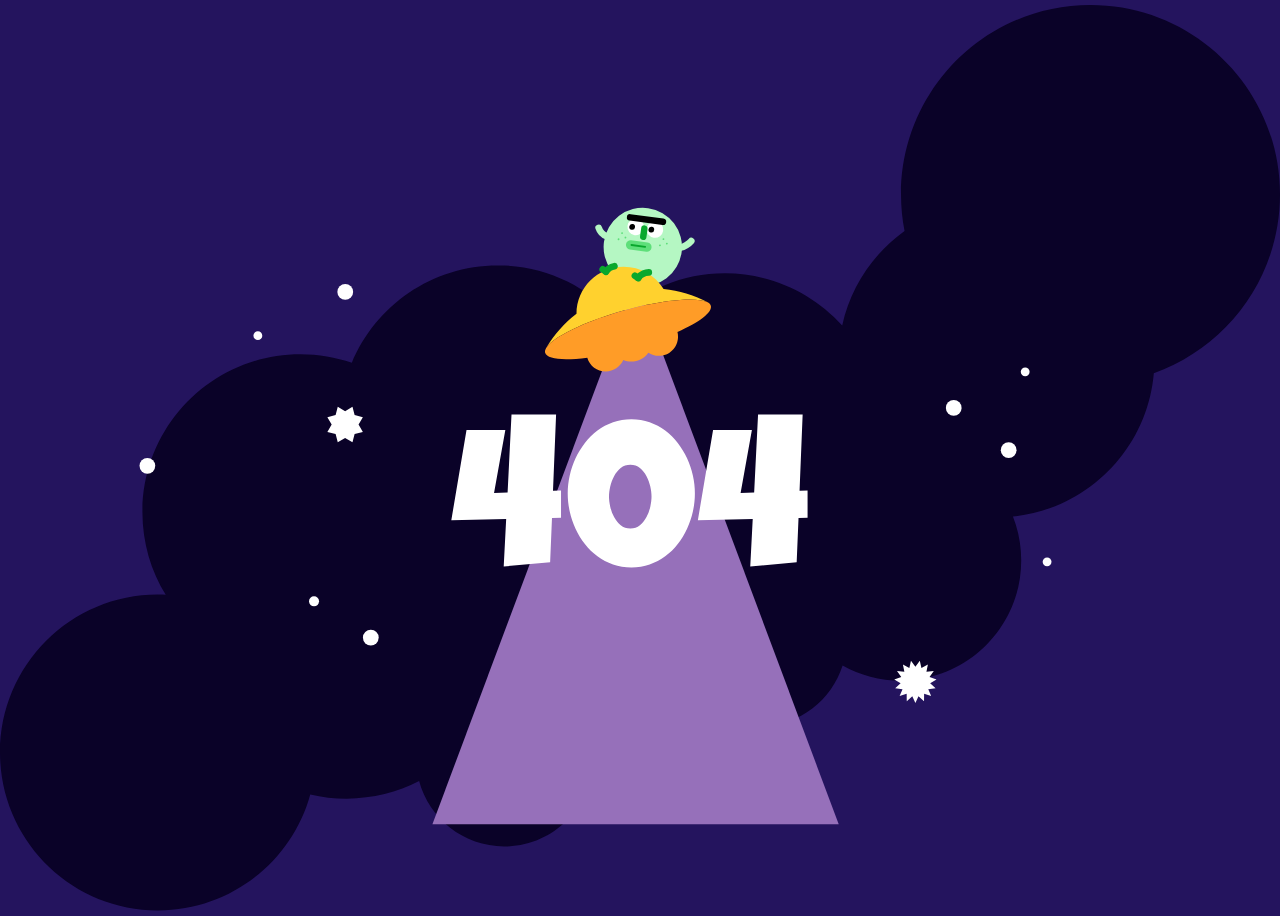
<file: Part 1/Chapter2/index.html>
<!DOCTYPE html>
<html lang="ko">
<head>
    <link rel="stylesheet" href="./index.css">
    <meta charset="UTF-8">
    <meta http-equiv="X-UA-Compatible" content="IE=edge">
    <meta name="viewport" content="width=device-width, initial-scale=1.0">
    <title>404 Page</title>
</head>
<body>
    <svg id="ufo-image" viewBox="0 0 2303 1630" fill="none" xmlns="http://www.w3.org/2000/svg">
        <g id="gogo_UFO">
          <path id="cloud"
            d="M2303 340.921C2303 152.636 2150.37 0 1962.08 0C1773.79 0 1621.16 152.636 1621.16 340.921C1621.16 363.397 1623.34 385.368 1627.49 406.63C1571.43 446.827 1530.6 506.913 1515.32 576.574C1463.32 518.973 1388.06 482.771 1304.35 482.771C1227.61 482.771 1157.98 513.196 1106.85 562.635C1054.84 504.838 979.449 468.49 895.57 468.49C777.197 468.49 675.737 540.875 633.019 643.791C603.989 633.786 572.833 628.351 540.406 628.351C383.474 628.351 256.254 755.571 256.254 912.503C256.254 966.988 271.595 1017.89 298.182 1061.13C293.531 1060.9 288.854 1060.79 284.146 1060.79C127.22 1060.79 0 1188.01 0 1344.94C0 1501.87 127.22 1629.09 284.152 1629.09C414.988 1629.09 525.168 1540.66 558.195 1420.31C579.267 1425.3 601.246 1427.94 623.845 1427.94C670.796 1427.94 715.087 1416.55 754.109 1396.38C772.205 1464.1 833.98 1513.98 907.405 1513.98C995.034 1513.98 1066.07 1442.95 1066.07 1355.32C1066.07 1320.94 1055.13 1289.11 1036.54 1263.12C1106.05 1248.42 1166.19 1208.31 1206.77 1152.97C1213.41 1234.49 1281.67 1298.58 1364.9 1298.58C1435.64 1298.58 1495.56 1252.29 1516.03 1188.35C1547.15 1205.7 1583 1215.59 1621.16 1215.59C1740.57 1215.59 1837.38 1118.78 1837.38 999.367C1837.38 971.475 1832.09 944.819 1822.48 920.338C1957.42 906.371 2064.32 797.971 2075.97 662.353C2208.25 615.481 2303 489.267 2303 340.921Z"
            fill="#0A0228" />
          <path id="UFO-beam" d="M1143.5 497L1509 1474H1143.5H778L1143.5 497Z" fill="#9670BA" />
          <path id="4-L"
            d="M1009.41 922.58L993.14 922.958L989.815 1002.82L906.273 1010.2L910.713 924.809L812 927.02L839.356 764.734H909.22L888.892 877.862L913.282 877.125L920.31 737H1000.53L994.973 874.14L1009.39 873.403V922.561L1009.41 922.58Z"
            fill="white" />
          <path id="number-0"
            d="M1250.25 878.957C1250.25 889.801 1249.04 900.589 1246.64 911.301C1244.24 922.013 1240.74 932.309 1236.19 942.171C1231.64 952.033 1226.05 961.215 1219.47 969.716C1212.88 978.218 1205.34 985.605 1196.84 991.896C1188.34 998.187 1179 1003.12 1168.84 1006.69C1158.68 1010.26 1147.74 1012.05 1136.02 1012.05C1124.31 1012.05 1113.16 1010.26 1102.94 1006.69C1092.72 1003.12 1083.37 998.187 1074.94 991.896C1066.5 985.605 1058.96 978.218 1052.31 969.716C1045.66 961.215 1040.05 952.033 1035.5 942.171C1030.94 932.309 1027.45 921.994 1025.05 911.206C1022.65 900.419 1021.44 889.669 1021.44 878.957C1021.44 868.245 1022.65 857.458 1025.05 846.613C1027.45 835.769 1030.93 825.416 1035.5 815.554C1040.05 805.692 1045.66 796.492 1052.31 787.915C1058.96 779.356 1066.52 771.932 1074.94 765.641C1083.39 759.349 1092.74 754.437 1103.04 750.848C1113.33 747.277 1124.33 745.482 1136.02 745.482C1147.72 745.482 1158.66 747.277 1168.84 750.848C1179 754.419 1188.34 759.349 1196.84 765.641C1205.34 771.932 1212.9 779.356 1219.47 787.915C1226.06 796.473 1231.64 805.692 1236.19 815.554C1240.74 825.416 1244.24 835.769 1246.64 846.613C1249.04 857.458 1250.25 868.245 1250.25 878.957V878.957ZM1172.24 884.512C1172.24 879.089 1171.5 873.044 1170.03 866.394C1168.56 859.744 1166.27 853.528 1163.19 847.728C1160.11 841.947 1156.16 837.073 1151.36 833.124C1146.57 829.176 1140.82 827.211 1134.17 827.211C1127.52 827.211 1121.61 829.176 1116.79 833.124C1111.99 837.073 1108.01 841.928 1104.87 847.728C1101.73 853.528 1099.41 859.744 1097.94 866.394C1096.46 873.044 1095.73 879.089 1095.73 884.512C1095.73 889.934 1096.46 895.979 1097.94 902.629C1099.41 909.279 1101.73 915.514 1104.87 921.295C1108.01 927.095 1111.99 931.95 1116.79 935.899C1121.59 939.847 1127.39 941.812 1134.17 941.812C1140.95 941.812 1146.55 939.847 1151.36 935.899C1156.16 931.95 1160.11 927.095 1163.19 921.295C1166.27 915.495 1168.56 909.279 1170.03 902.629C1171.5 895.979 1172.24 889.934 1172.24 884.512Z"
            fill="white" />
          <path id="4-R"
            d="M1453 922.58L1436.73 922.958L1433.41 1002.82L1349.87 1010.2L1354.31 924.809L1255.61 927.02L1282.97 764.734H1352.83L1332.5 877.862L1356.89 877.125L1363.92 737H1444.14L1438.59 874.14L1453 873.403V922.561V922.58Z"
            fill="white" />
          <circle id="star_9" cx="1715.97" cy="724.932" r="14.1716" fill="white" />
          <circle id="star_8" cx="621.172" cy="516.172" r="14.1716" fill="white" />
          <circle id="star_7" cx="667.172" cy="1138.17" r="14.1716" fill="white" />
          <circle id="star_6" cx="1814.82" cy="800.974" r="14.1716" fill="white" />
          <circle id="star_5" cx="265.172" cy="829.172" r="14.1716" fill="white" />
          <circle id="star_4" cx="565" cy="1073" r="9" fill="white" />
          <circle id="star_3" cx="1844.55" cy="659.95" r="7.94992" fill="white" />
          <circle id="star_2" cx="1883.95" cy="1001.95" r="7.94992" fill="white" />
          <circle id="star_1" cx="463.95" cy="594.95" r="7.94992" fill="white" />
          <path id="planet_2"
            d="M1647 1190.69L1654.94 1180L1657.88 1193.01L1669.46 1186.5L1666.88 1199.59L1680.09 1198.37L1672.44 1209.27L1685 1213.56L1673.6 1220.39L1683.34 1229.45L1670.17 1231.03L1675.39 1243.28L1662.72 1239.33L1662.54 1252.67L1652.56 1243.88L1647 1256L1641.44 1243.88L1631.46 1252.67L1631.28 1239.33L1618.61 1243.28L1623.84 1231.03L1610.66 1229.45L1620.4 1220.39L1609 1213.56L1621.56 1209.27L1613.91 1198.37L1627.13 1199.59L1624.54 1186.5L1636.12 1193.01L1639.06 1180L1647 1190.69Z"
            fill="white" />
          <path id="planet_1"
            d="M620.931 730.736L634.162 723L638.041 737.828L652.869 741.707L645.126 754.931L652.869 768.162L638.041 772.041L634.162 786.869L620.931 779.126L607.707 786.869L603.828 772.041L589 768.162L596.736 754.931L589 741.707L603.828 737.828L607.707 723L620.931 730.736Z"
            fill="white" />
          <g id="alien">
            <g id="alien-head">
              <circle id="Ellipse 24" cx="1156.53" cy="435.375" r="70.5" transform="rotate(7.76141 1156.53 435.375)"
                fill="#B5F7C3" />
              <circle id="Ellipse 25" cx="1143.86" cy="399.328" r="14.9294" transform="rotate(7.76141 1143.86 399.328)"
                fill="white" />
              <circle id="Ellipse 26" cx="1178.38" cy="404.033" r="14.9294" transform="rotate(7.76141 1178.38 404.033)"
                fill="white" />
              <line id="Line 5" x1="1133.66" y1="382.034" x2="1192.83" y2="390.099" stroke="black" stroke-width="11.6118"
                stroke-linecap="round" />
              <line id="Line 6" x1="1159.36" y1="402.278" x2="1157.35" y2="417.071" stroke="#09A82D" stroke-width="11.6118"
                stroke-linecap="round" />
              <line id="Line 7" x1="1134.45" y1="431.529" x2="1164.03" y2="435.561" stroke="#5EDF7A" stroke-width="16.5882"
                stroke-linecap="round" />
              <line id="Line 8" x1="1136.09" y1="431.753" x2="1160.75" y2="435.113" stroke="#09A82D" stroke-width="3.31765"
                stroke-linecap="round" />
              <circle id="left-eye" cx="1137.38" cy="399.282" r="5.18382" transform="rotate(7.76141 1137.38 399.282)"
                fill="black" />
              <circle id="right-eye" cx="1171.89" cy="403.987" r="5.18382" transform="rotate(7.76141 1171.89 403.987)"
                fill="black" />
              <circle id="Ellipse 30" cx="1193.69" cy="421.324" r="1.65417" transform="rotate(7.76141 1193.69 421.324)"
                fill="#5EDF7A" />
              <circle id="Ellipse 33" cx="1119.23" cy="410.376" r="1.65417" transform="rotate(7.76141 1119.23 410.376)"
                fill="#5EDF7A" />
              <circle id="Ellipse 31" cx="1187.37" cy="432.455" r="1.65417" transform="rotate(7.76141 1187.37 432.455)"
                fill="#5EDF7A" />
              <circle id="Ellipse 34" cx="1112.92" cy="421.507" r="1.65417" transform="rotate(7.76141 1112.92 421.507)"
                fill="#5EDF7A" />
              <circle id="Ellipse 32" cx="1199.79" cy="429.35" r="1.65417" transform="rotate(7.76141 1199.79 429.35)"
                fill="#5EDF7A" />
              <circle id="Ellipse 35" cx="1125.33" cy="418.403" r="1.65417" transform="rotate(7.76141 1125.33 418.403)"
                fill="#5EDF7A" />
            </g>
            <path id="alien_hand-R" d="M1077.07 400.9C1078.47 405.192 1082.03 412.875 1092.04 416.39" stroke="#B5F7C3"
              stroke-width="12" stroke-linecap="round" />
            <path id="alien_hand-L" d="M1225.41 436.218C1229.9 435.767 1240.03 429.375 1243.72 424.875" stroke="#B5F7C3"
              stroke-width="12" stroke-linecap="round" />
          </g>
          <g id="UFO">
            <path id="Vector"
              d="M1193.96 510.931C1178.99 486.957 1152.37 471 1122.01 471C1075.31 471 1037.41 508.775 1037.23 555.454C1015.66 572.125 997.298 592.712 983.194 616.171C990.272 605.374 1011.08 591.984 1040.4 578.82C1062.87 568.738 1090.33 558.788 1120.44 550.227C1150.55 541.68 1179.14 535.713 1203.56 532.498C1235.85 528.237 1260.83 528.767 1272.32 534.429C1248.44 521.992 1221.99 513.816 1193.96 510.918V510.931Z"
              fill="#FFD12E" />
            <path id="Vector_2"
              d="M1278.95 541.217C1278.25 538.743 1276.33 536.666 1273.38 534.998C1273.03 534.813 1272.68 534.628 1272.33 534.443C1260.85 528.767 1235.87 528.237 1203.57 532.511C1179.16 535.739 1150.57 541.693 1120.45 550.241C1090.34 558.788 1062.88 568.738 1040.42 578.833C1011.08 591.984 990.259 605.374 983.18 616.171C982.85 616.726 982.519 617.295 982.188 617.851C980.64 620.749 980.137 623.435 980.825 625.856C984.146 637.565 1014.11 640.172 1056.68 634.509C1060.87 648.865 1074.13 659.37 1089.85 659.37C1103.93 659.37 1116.03 650.942 1121.42 638.862C1125.8 640.635 1130.59 641.614 1135.61 641.614C1148.37 641.614 1159.63 635.316 1166.51 625.657C1171.93 629.19 1178.4 631.254 1185.36 631.254C1204.44 631.254 1219.92 615.787 1219.92 596.695C1219.92 593.85 1219.58 591.098 1218.93 588.452C1258.15 570.907 1282.29 552.926 1278.96 541.217H1278.95Z"
              fill="#FF9C27" />
          </g>
          <g id="alien_Leg-L">
            <path id="Vector 5" d="M1167.32 481.051C1162.81 481.266 1152.72 483.64 1148.44 491.418" stroke="#09A82D"
              stroke-width="12" stroke-linecap="round" />
            <path id="Vector 9" d="M1142.36 487.071L1147.87 490.931" stroke="#09A82D" stroke-width="12"
              stroke-linecap="round" />
          </g>
          <g id="alien_Leg-R">
            <path id="Vector 5_2" d="M1105.5 470C1100 471 1094 473.5 1090.43 479.918" stroke="#09A82D" stroke-width="12"
              stroke-linecap="round" />
            <path id="Vector 9_2" d="M1084.36 475.571L1089.87 479.432" stroke="#09A82D" stroke-width="12"
              stroke-linecap="round" />
          </g>
        </g>
      </svg>
</body>

<script>
    document.getElementById("number-0").addEventListener("animationend", setZeroDisappear);

    function setZeroDisappear(e) {        
        e.target.removeEventListener("animationend", setZeroDisappear);
        e.target.setAttribute("id", "number-0-soaking");
        document.getElementById("UFO-beam").setAttribute("id", "UFO-beam-disappearing");

        document.getElementById("number-0-soaking").addEventListener("animationend", setZeroAndBeamAppear);
    };

    function setZeroAndBeamAppear(e) {
        e.target.removeEventListener("animationend", setZeroAndBeamAppear);

        document.getElementById("number-0-soaking").setAttribute("id", "number-0");
        document.getElementById("UFO-beam-disappearing").setAttribute("id", "UFO-beam");
        
        document.getElementById("number-0").addEventListener("animationend", setZeroDisappear);

    }
</script>
</html>
</file>
<file: Part 1/Chapter2/index.css>
body {
    display: flex;
    justify-self: center;
    align-items: center;
    width: 100vw;
    height: 100vh;
    overflow: hidden;
    background-color: #24145E;
}

@keyframes rotation {
    to {
        transform: rotateZ(360deg);
    }
}

@keyframes shrinkAndGrow {
    from {
        transform: scale(0);
    }

    25% {
        transform: scale(0.5);
    }

    50% {
        transform: scale(0);
    }

    75% {
        transform: scale(1);
    }

    to {
        transform: scale(0);
    }
}

@keyframes expandHorizontal {
    from {
        transform: scaleX(0);
    }

    to {
        transform: scaleX(1);
    }
}

@keyframes appearFromBottom {
    from {
        transform: translateY(1000px);
    }

    tor {
        transform: translateY(0px);
    }
}

@keyframes shakingUpAndDown {
    from {
        transform: translateY(0);
    }    

    25% {
        transform: translateY(5px);
    }

    50% {
        transform: translateY(-5px);
    }

    75% {
        transform: translateY(5px);
    }

    to {
        transform: translateY(0);
    }
}

@keyframes soaking {
    to {
        transform: translateY(-250px) scale(0);
    }
}

@keyframes shrinkHorizontal {
    to {
        transform: scaleX(0);
    }
}

#planet_1, #planet_2 {
    animation: rotation 4s;
    animation-iteration-count: infinite;
    transform-box: fill-box;
    transform-origin: center;
    animation-timing-function: linear;
}

#star_1, #star_2, #star_3, #star_4, #star_5, #star_6, #star_7, #star_8, #star_9 {
    animation: shrinkAndGrow 4s infinite;
    transform-box: fill-box;
    transform-origin: center;
}

#UFO-beam {
    animation: expandHorizontal 3.5s;    
    transform-box: fill-box;
    transform-origin: center;
}

#number-0 {
    animation: appearFromBottom 3s;
    animation-timing-function: cubic-bezier(.16,.88,.77,-0.04);
}

#alien_hand-L, #alien_hand-R {
    animation: shakingUpAndDown 1s infinite;
}

#number-0-soaking {
    animation: soaking 2s;
    transform-box: fill-box;
    transform-origin: center;
}

#UFO-beam-disappearing {
    animation: shrinkHorizontal 2s;    
    transform-box: fill-box;
    transform-origin: center;
}
</file>
